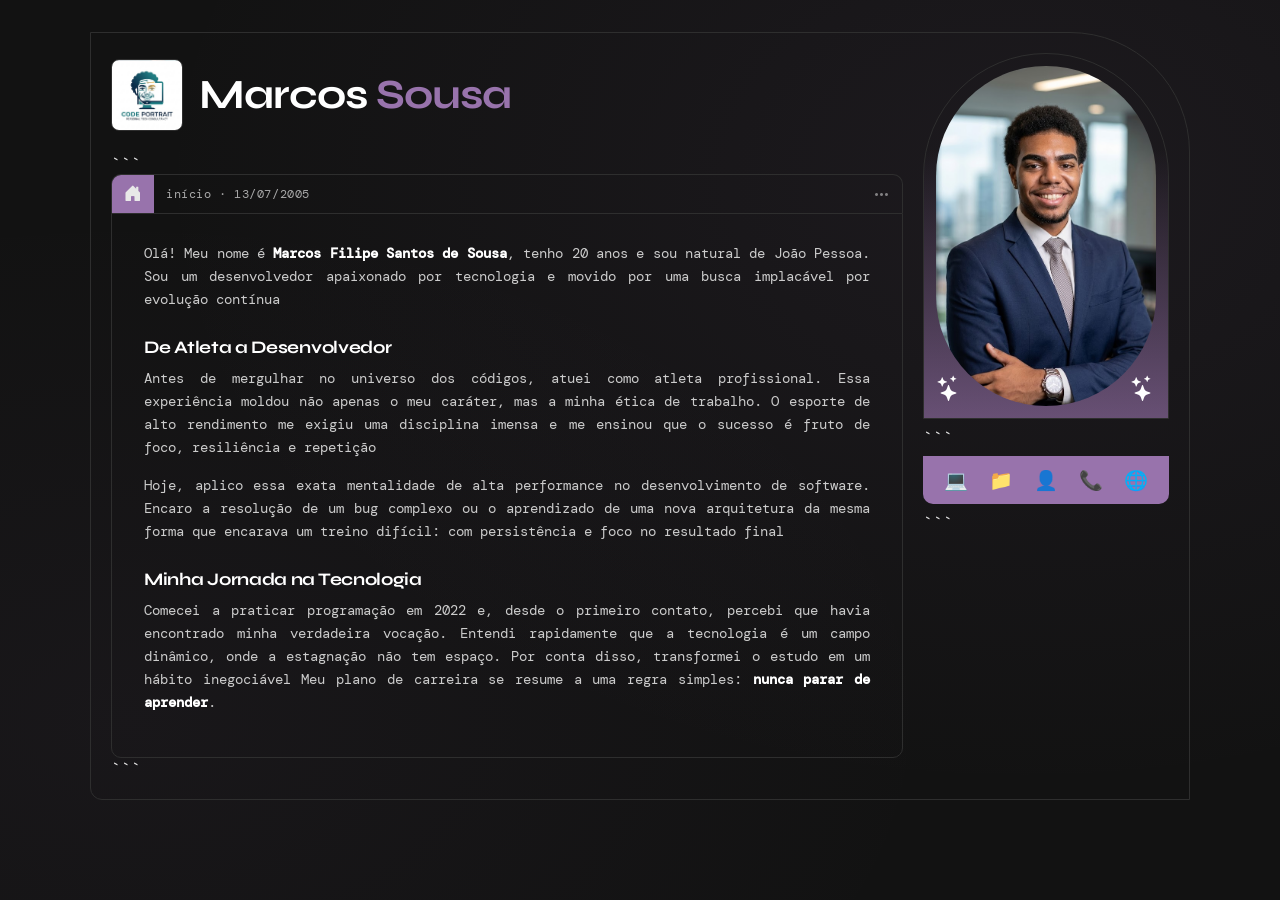
<file: index.html>
<!DOCTYPE html>

<html lang="pt-br">
<head>
  <meta charset="UTF-8">
  <meta name="viewport" content="width=device-width, initial-scale=1.0">
  <title>Marcos Sousa</title>
  <link rel="stylesheet" href="styleteste.css">
</head>
<body>

<article class="post">

  <main>
    <div class="header">
      <img src="unnamed2.jpg" alt="logo" />
      <div class="username">Marcos <span>Sousa</span></div>
    </div>

```
<div class="post-actions">
  <div class="link"><i class="bi bi-house-door-fill"></i></div>
  <div class="fecha">início · 13/07/2005</div>
  <div class="post-buttons"><i class="bi bi-three-dots"></i></div>
</div>

<div class="post-content">
  <p>
    Olá! Meu nome é <strong style="color:white">Marcos Filipe Santos de Sousa</strong>, tenho 20 anos e sou natural de João Pessoa.
    Sou um desenvolvedor apaixonado por tecnologia e movido por uma busca implacável por evolução contínua
  </p>

  <h3>De Atleta a Desenvolvedor</h3>
  <p>
    Antes de mergulhar no universo dos códigos, atuei como atleta profissional. Essa experiência moldou não apenas
    o meu caráter, mas a minha ética de trabalho. O esporte de alto rendimento me exigiu uma disciplina imensa e
    me ensinou que o sucesso é fruto de foco, resiliência e repetição
  </p>
  <p>
    Hoje, aplico essa exata mentalidade de alta performance no desenvolvimento de software. Encaro a resolução de
    um bug complexo ou o aprendizado de uma nova arquitetura da mesma forma que encarava um treino difícil:
    com persistência e foco no resultado final
  </p>

  <h3>Minha Jornada na Tecnologia</h3>
  <p>
    Comecei a praticar programação em 2022 e, desde o primeiro contato, percebi que havia encontrado minha
    verdadeira vocação. Entendi rapidamente que a tecnologia é um campo dinâmico, onde a estagnação não tem espaço.
    Por conta disso, transformei o estudo em um hábito inegociável
    Meu plano de carreira se resume a uma regra simples: <strong style="color:white">nunca parar de aprender</strong>.
  </p>
</div>
```

  </main>

  <aside>
    <div class="avatar">
      <img src="unnamed.jpg" alt="Marcos Sousa">
      <i class="bi bi-stars"></i>
      <i class="bi bi-stars"></i>
      <div class="info">Marcos Filipe Santos de Sousa</div>
    </div>

```
<div class="contact">
  <a href="index.html" title="Início">💻</a>
  <a href="projetos.html" title="Projetos">📁</a>
  <a href="sobre.html" title="Sobre">👤</a>
  <a href="contato.html" class="active" title="Contato">📞</a>
  <a href="novidade.html" title="Novidades">🌐</a>
</div>
```

  </aside>

</article>

</body>
</html>
</file>
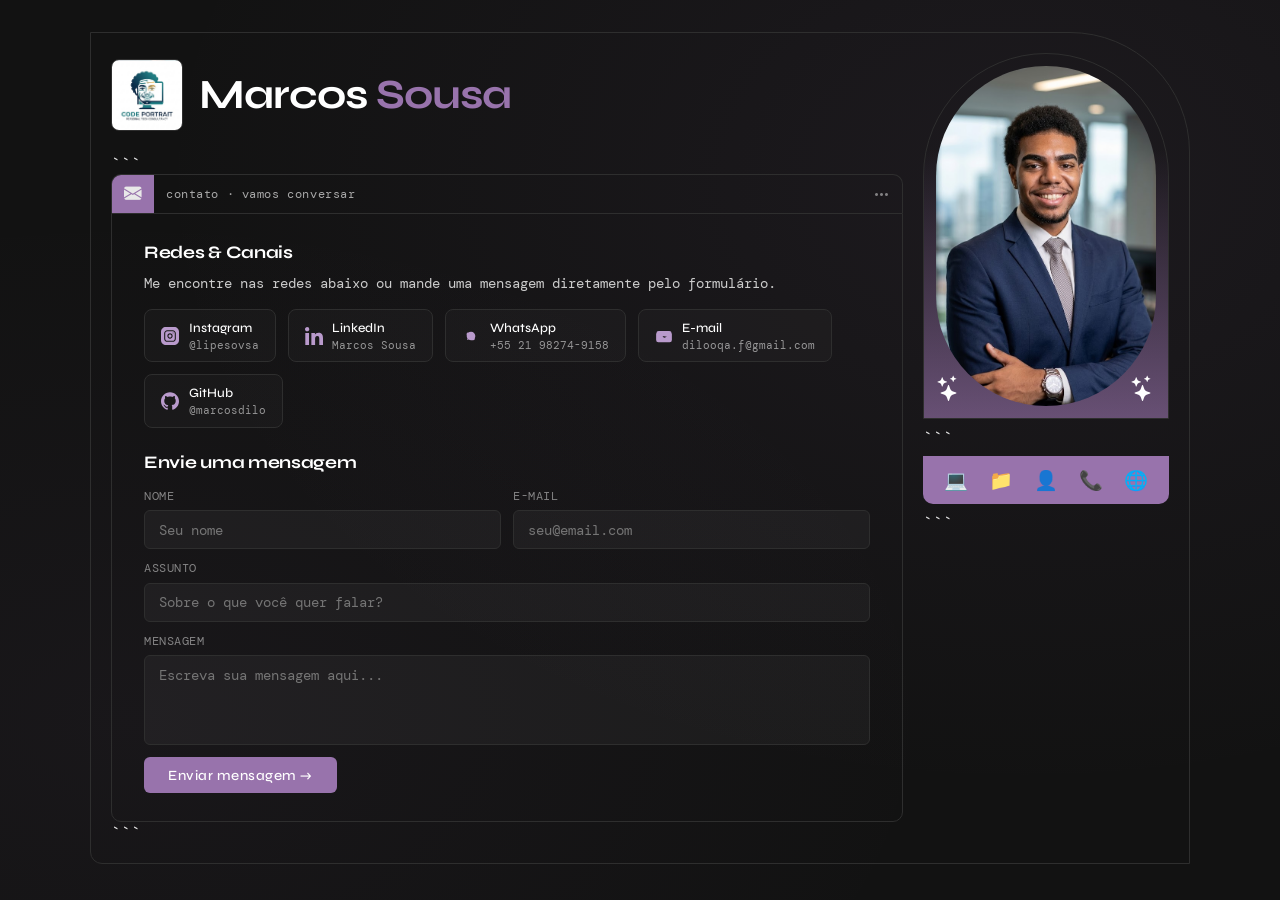
<file: contato.html>
<!DOCTYPE html>

<html lang="pt-br">
<head>
  <meta charset="UTF-8">
  <meta name="viewport" content="width=device-width, initial-scale=1.0">
  <title>Marcos Sousa — Contato</title>
  <link rel="stylesheet" href="styleteste.css">
</head>
<body>

<article class="post">

  <main>
    <div class="header">
      <img src="unnamed2.jpg" alt="logo" />
      <div class="username">Marcos <span>Sousa</span></div>
    </div>

```
<div class="post-actions">
  <div class="link"><i class="bi bi-envelope-fill"></i></div>
  <div class="fecha">contato · vamos conversar</div>
  <div class="post-buttons"><i class="bi bi-three-dots"></i></div>
</div>

<div class="post-content">

  <h3>Redes &amp; Canais</h3>
  <p>Me encontre nas redes abaixo ou mande uma mensagem diretamente pelo formulário.</p>

  <div class="card-social">

    <a class="social-item" href="https://www.instagram.com/lipesovsa/" target="_blank">
      <svg viewBox="0 0 512 512" xmlns="http://www.w3.org/2000/svg">
        <path d="M301 256c0 24.852-20.148 45-45 45s-45-20.148-45-45 20.148-45 45-45 45 20.148 45 45zm0 0"/>
        <path d="M332 120H180c-33.086 0-60 26.914-60 60v152c0 33.086 26.914 60 60 60h152c33.086 0 60-26.914 60-60V180c0-33.086-26.914-60-60-60zm-76 211c-41.355 0-75-33.645-75-75s33.645-75 75-75 75 33.645 75 75-33.645 75-75 75zm86-146c-8.285 0-15-6.715-15-15s6.715-15 15-15 15 6.715 15 15-6.715 15-15 15zm0 0"/>
        <path d="M377 0H135C60.562 0 0 60.563 0 135v242c0 74.438 60.563 135 135 135h242c74.438 0 135-60.563 135-135V135C512 60.562 451.437 0 377 0zm45 332c0 49.625-40.375 90-90 90H180c-49.625 0-90-40.375-90-90V180c0-49.625 40.375-90 90-90h152c49.625 0 90 40.375 90 90zm0 0"/>
      </svg>
      <div class="social-label">
        <strong>Instagram</strong>
        <span>@lipesovsa</span>
      </div>
    </a>

    <a class="social-item" href="https://www.linkedin.com/in/marcos-sousa-701b71306" target="_blank">
      <svg viewBox="0 0 24 24" xmlns="http://www.w3.org/2000/svg">
        <path d="M23.994 24v-.001H24v-8.802c0-4.306-.927-7.623-5.961-7.623-2.42 0-4.044 1.328-4.707 2.587h-.07V7.976H8.489v16.023h4.97v-7.934c0-2.089.396-4.109 2.983-4.109 2.549 0 2.587 2.384 2.587 4.243V24zM.396 7.977h4.976V24H.396zM2.882 0C1.291 0 0 1.291 0 2.882s1.291 2.909 2.882 2.909 2.882-1.318 2.882-2.909A2.884 2.884 0 002.882 0z"/>
      </svg>
      <div class="social-label">
        <strong>LinkedIn</strong>
        <span>Marcos Sousa</span>
      </div>
    </a>

    <a class="social-item" href="https://wa.me/5521982749158" target="_blank">
      <svg viewBox="0 0 24 24" xmlns="http://www.w3.org/2000/svg">
        <path d="M12.031 6.172c-3.181 0-5.767 2.586-5.768 5.766-.001 1.298.38 2.27 1.019 3.287l-.582 2.128 2.182-.573c.978.58 1.911.928 3.145.929 3.178 0 5.767-2.587 5.768-5.766 0-3.18-2.587-5.771-5.764-5.771zm3.392 8.244c-.144.405-.837.774-1.17.824-.299.045-.677.063-1.092-.069-.252-.08-1.557-.594-2.656-1.571-.845-.752-1.365-1.631-1.527-1.91-.163-.28-.017-.432.124-.573.125-.127.28-.329.42-.494.13-.153.177-.258.265-.431.088-.171.043-.321-.021-.453-.066-.131-.588-1.417-.806-1.944-.211-.51-.43-.442-.626-.452l-.534-.007c-.183 0-.482.069-.733.344-.251.275-.959.937-.959 2.285 0 1.347.98 2.646 1.116 2.828.137.182 1.928 2.945 4.671 4.127.652.28 1.162.448 1.559.574.655.208 1.25.179 1.721.108.524-.077 1.611-.659 1.838-1.295.227-.635.227-1.181.158-1.295-.069-.115-.253-.183-.538-.325z"/>
      </svg>
      <div class="social-label">
        <strong>WhatsApp</strong>
        <span>+55 21 98274-9158</span>
      </div>
    </a>

    <a class="social-item" href="mailto:dilooqa.f@gmail.com">
      <svg xmlns="http://www.w3.org/2000/svg" viewBox="0 0 24 24">
        <path d="M1.5 8.67v8.58a3 3 0 0 0 3 3h15a3 3 0 0 0 3-3V8.67l-8.928 5.493a1.75 1.75 0 0 1-1.644 0L1.5 8.67ZM16.326 12.614 22.1 9.066V8.25a3 3 0 0 0-3-3H4.9a3 3 0 0 0-3 3v.816l5.774 3.548a3.25 3.25 0 0 0 3.052 0l1.174-.722.56.344.866.533Z"/>
      </svg>
      <div class="social-label">
        <strong>E-mail</strong>
        <span>dilooqa.f@gmail.com</span>
      </div>
    </a>

    <a class="social-item" href="https://github.com/marcosdilo" target="_blank">
      <svg viewBox="0 0 24 24" xmlns="http://www.w3.org/2000/svg">
        <path d="M12 .297c-6.63 0-12 5.373-12 12 0 5.303 3.438 9.8 8.205 11.385.6.113.82-.258.82-.577 0-.285-.01-1.04-.015-2.04-3.338.724-4.042-1.61-4.042-1.61C4.422 18.07 3.633 17.7 3.633 17.7c-1.087-.744.084-.729.084-.729 1.205.084 1.838 1.236 1.838 1.236 1.07 1.835 2.809 1.305 3.495.998.108-.776.417-1.305.76-1.605-2.665-.3-5.466-1.332-5.466-5.93 0-1.31.465-2.38 1.235-3.22-.135-.303-.54-1.523.105-3.176 0 0 1.005-.322 3.3 1.23.96-.267 1.98-.399 3-.405 1.02.006 2.04.138 3 .405 2.28-1.552 3.285-1.23 3.285-1.23.645 1.653.24 2.873.12 3.176.765.84 1.23 1.91 1.23 3.22 0 4.61-2.805 5.625-5.475 5.92.42.36.81 1.096.81 2.22 0 1.606-.015 2.896-.015 3.286 0 .315.21.69.825.57C20.565 22.092 24 17.592 24 12.297c0-6.627-5.373-12-12-12"/>
      </svg>
      <div class="social-label">
        <strong>GitHub</strong>
        <span>@marcosdilo</span>
      </div>
    </a>

  </div>

<form class="contact-form" action="https://formspree.io/f/mojkogea" method="POST">
  <h3>Envie uma mensagem</h3>

  <div class="form-row">
    <div class="form-group">
      <label>Nome</label>
      <input type="text" name="nome" placeholder="Seu nome" required>
    </div>

    <div class="form-group">
      <label>E-mail</label>
      <input type="email" name="email" placeholder="seu@email.com" required>
    </div>
  </div>

  <div class="form-group">
    <label>Assunto</label>
    <input type="text" name="assunto" placeholder="Sobre o que você quer falar?">
  </div>

  <div class="form-group">
    <label>Mensagem</label>
    <textarea name="mensagem" placeholder="Escreva sua mensagem aqui..." required></textarea>
  </div>

  <input type="hidden" name="_subject" value="Nova mensagem do site!">

  <button class="btn-send" type="submit">
    Enviar mensagem →
  </button>
</form>
  </div>

</div>
```

  </main>

  <aside>
    <div class="avatar">
      <img src="unnamed.jpg" alt="Marcos Sousa">
      <i class="bi bi-stars"></i>
      <i class="bi bi-stars"></i>
      <div class="info">Vamos conversar! 📬</div>
    </div>

```
<div class="contact">
  <a href="index.html" title="Início">💻</a>
  <a href="projetos.html" title="Projetos">📁</a>
  <a href="sobre.html" title="Sobre">👤</a>
  <a href="contato.html"  title="Contato">📞</a>
  <a href="novidade.html" title="Novidades">🌐</a>
</div>
```

  </aside>

</article>

</body>
</html>
</file>
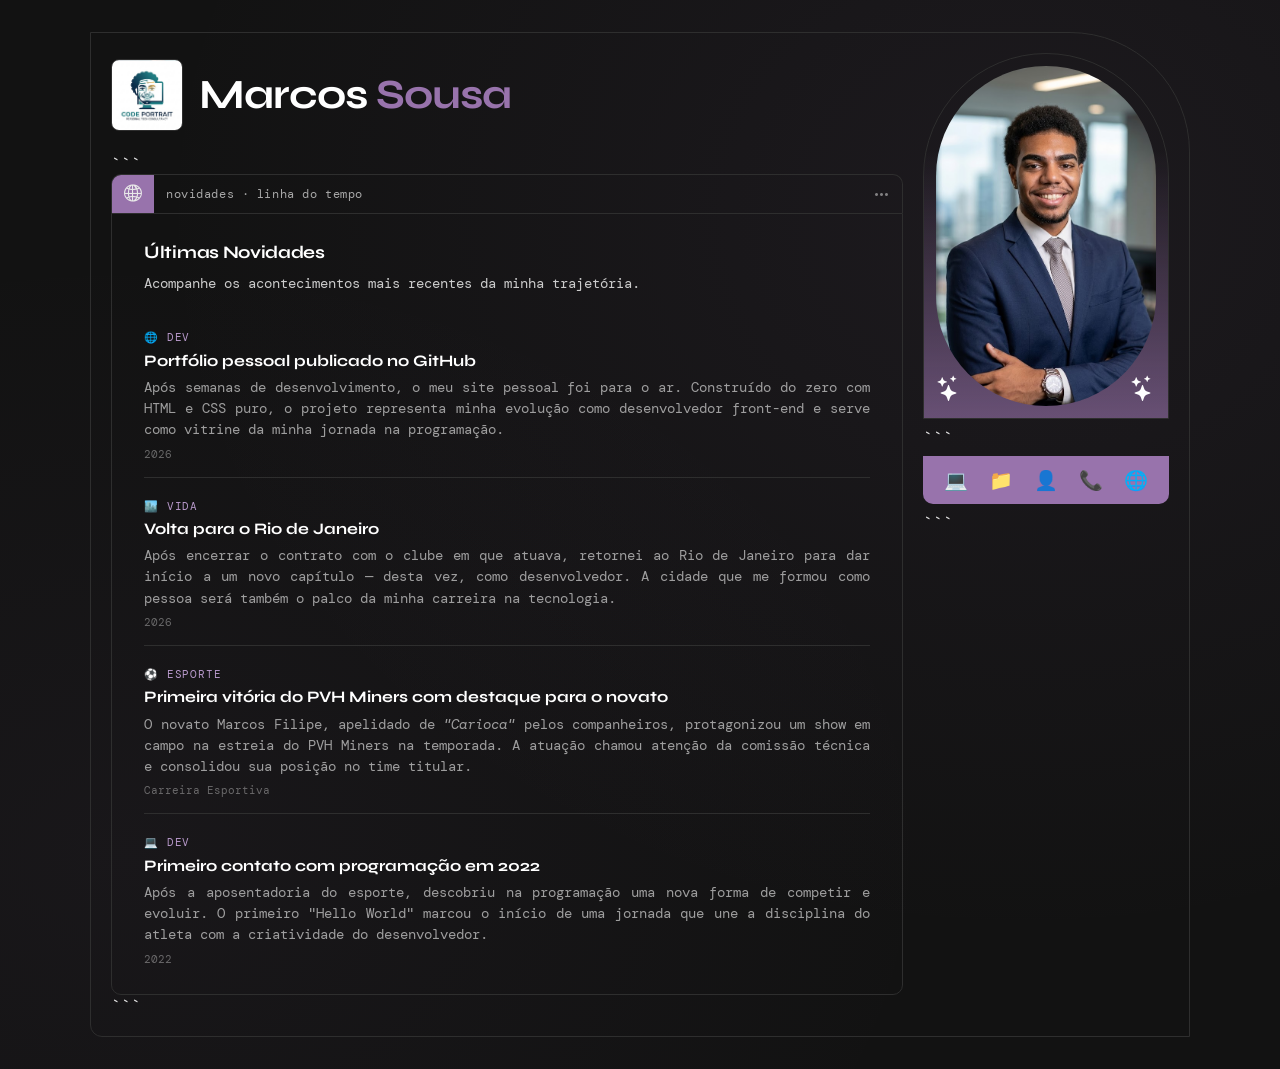
<file: novidade.html>
<!DOCTYPE html>

<html lang="pt-br">
<head>
  <meta charset="UTF-8">
  <meta name="viewport" content="width=device-width, initial-scale=1.0">
  <title>Marcos Sousa — Novidades</title>
  <link rel="stylesheet" href="styleteste.css">
</head>
<body>

<article class="post">

  <main>
    <div class="header">
      <img src="unnamed2.jpg" alt="logo" />
      <div class="username">Marcos <span>Sousa</span></div>
    </div>

```
<div class="post-actions">
  <div class="link"><i class="bi bi-globe2"></i></div>
  <div class="fecha">novidades · linha do tempo</div>
  <div class="post-buttons"><i class="bi bi-three-dots"></i></div>
</div>

<div class="post-content">

  <h3>Últimas Novidades</h3>
  <p>Acompanhe os acontecimentos mais recentes da minha trajetória.</p>

  <div class="noticia">
    <span class="noticia-tag">🌐 Dev</span>
    <h4>Portfólio pessoal publicado no GitHub</h4>
    <p>
      Após semanas de desenvolvimento, o meu site pessoal foi para o ar.
      Construído do zero com HTML e CSS puro, o projeto representa minha evolução como
      desenvolvedor front-end e serve como vitrine da minha jornada na programação.
    </p>
    <div class="noticia-date">2026</div>
  </div>

  <div class="noticia">
    <span class="noticia-tag">🏙️ Vida</span>
    <h4>Volta para o Rio de Janeiro</h4>
    <p>
      Após encerrar o contrato com o clube em que atuava, retornei ao Rio de Janeiro para
      dar início a um novo capítulo — desta vez, como desenvolvedor. A cidade que me formou
      como pessoa será também o palco da minha carreira na tecnologia.
    </p>
    <div class="noticia-date">2026</div>
  </div>

  <div class="noticia">
    <span class="noticia-tag">⚽ Esporte</span>
    <h4>Primeira vitória do PVH Miners com destaque para o novato</h4>
    <p>
      O novato Marcos Filipe, apelidado de <em>"Carioca"</em> pelos companheiros, protagonizou
      um show em campo na estreia do PVH Miners na temporada. A atuação chamou atenção da
      comissão técnica e consolidou sua posição no time titular.
    </p>
    <div class="noticia-date">Carreira Esportiva</div>
  </div>

  <div class="noticia">
    <span class="noticia-tag">💻 Dev</span>
    <h4>Primeiro contato com programação em 2022</h4>
    <p>
      Após a aposentadoria do esporte, descobriu na programação uma nova forma de competir
      e evoluir. O primeiro "Hello World" marcou o início de uma jornada que une a disciplina
      do atleta com a criatividade do desenvolvedor.
    </p>
    <div class="noticia-date">2022</div>
  </div>

</div>
```

  </main>

  <aside>
    <div class="avatar">
      <img src="unnamed.jpg" alt="Marcos Sousa">
      <i class="bi bi-stars"></i>
      <i class="bi bi-stars"></i>
      <div class="info">Sempre em movimento 🔥</div>
    </div>

```
<div class="contact">
    <a href="index.html" title="Início">💻</a>
  <a href="projetos.html" title="Projetos">📁</a>
  <a href="sobre.html" title="Sobre">👤</a>
  <a href="contato.html" class="active" title="Contato">📞</a>
  <a href="novidade.html" title="Novidades">🌐</a>
</div>
```

  </aside>

</article>

</body>
</html>
</file>
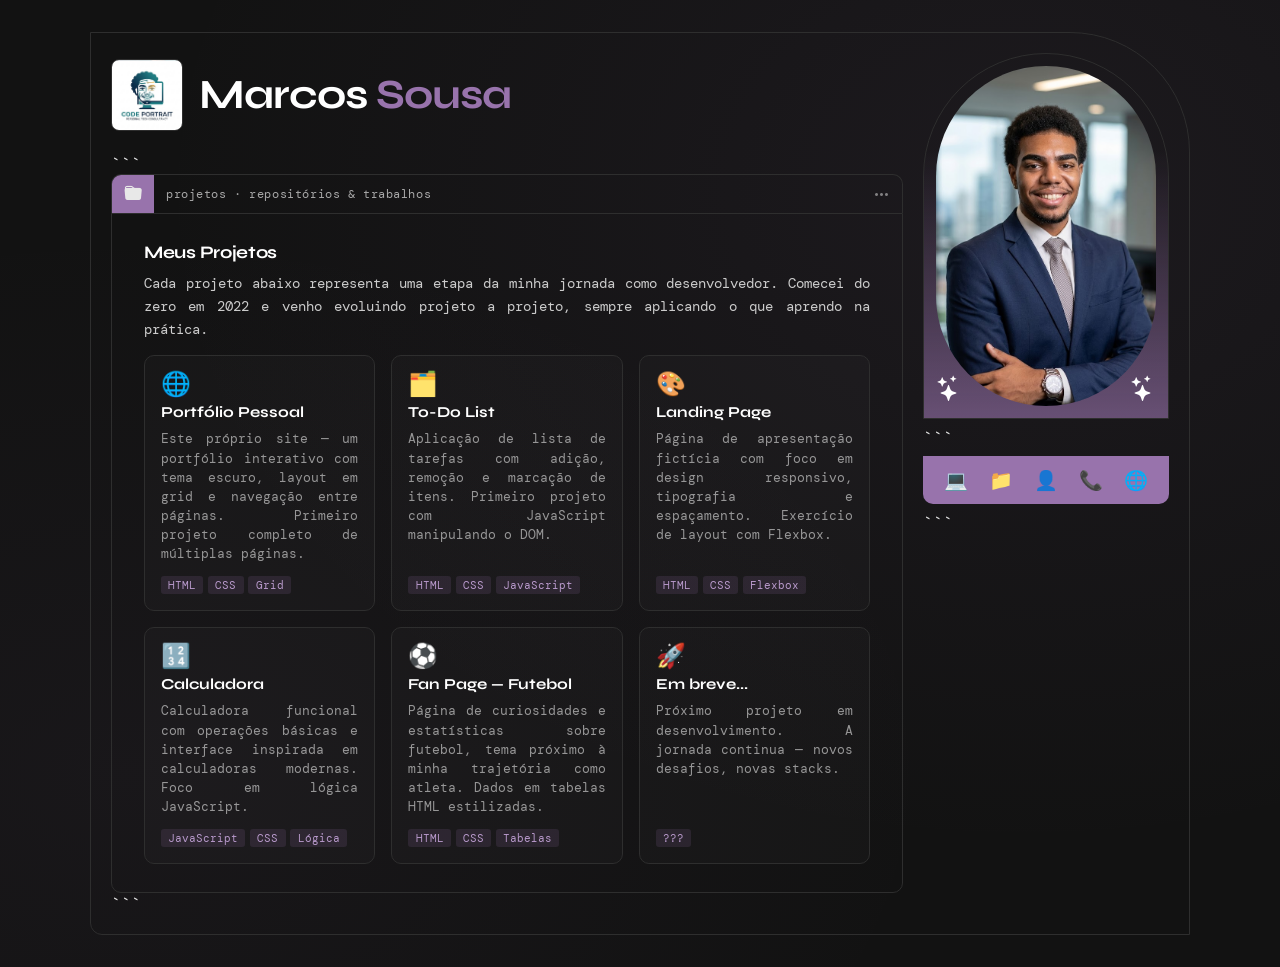
<file: projetos.html>
<!DOCTYPE html>

<html lang="pt-br">
<head>
  <meta charset="UTF-8">
  <meta name="viewport" content="width=device-width, initial-scale=1.0">
  <title>Marcos Sousa — Projetos</title>
  <link rel="stylesheet" href="styleteste.css">
</head>
<body>

<article class="post">

  <main>
    <div class="header">
      <img src="unnamed2.jpg" alt="logo" />
      <div class="username">Marcos <span>Sousa</span></div>
    </div>

```
<div class="post-actions">
  <div class="link"><i class="bi bi-folder-fill"></i></div>
  <div class="fecha">projetos · repositórios &amp; trabalhos</div>
  <div class="post-buttons"><i class="bi bi-three-dots"></i></div>
</div>

<div class="post-content">

  <h3>Meus Projetos</h3>
  <p>
    Cada projeto abaixo representa uma etapa da minha jornada como desenvolvedor.
    Comecei do zero em 2022 e venho evoluindo projeto a projeto, sempre aplicando o que aprendo na prática.
  </p>

  <div class="projects-grid">

    <div class="project-card">
      <div class="proj-icon">🌐</div>
      <div class="proj-title">Portfólio Pessoal</div>
      <div class="proj-desc">
        Este próprio site — um portfólio interativo com tema escuro, layout em grid e navegação entre páginas.
        Primeiro projeto completo de múltiplas páginas.
      </div>
      <div class="proj-tags">
        <span class="proj-tag">HTML</span>
        <span class="proj-tag">CSS</span>
        <span class="proj-tag">Grid</span>
      </div>
    </div>

    <div class="project-card">
      <div class="proj-icon">🗂️</div>
      <div class="proj-title">To-Do List</div>
      <div class="proj-desc">
        Aplicação de lista de tarefas com adição, remoção e marcação de itens. Primeiro projeto com JavaScript
        manipulando o DOM.
      </div>
      <div class="proj-tags">
        <span class="proj-tag">HTML</span>
        <span class="proj-tag">CSS</span>
        <span class="proj-tag">JavaScript</span>
      </div>
    </div>

    <div class="project-card">
      <div class="proj-icon">🎨</div>
      <div class="proj-title">Landing Page</div>
      <div class="proj-desc">
        Página de apresentação fictícia com foco em design responsivo, tipografia e espaçamento. Exercício
        de layout com Flexbox.
      </div>
      <div class="proj-tags">
        <span class="proj-tag">HTML</span>
        <span class="proj-tag">CSS</span>
        <span class="proj-tag">Flexbox</span>
      </div>
    </div>

    <div class="project-card">
      <div class="proj-icon">🔢</div>
      <div class="proj-title">Calculadora</div>
      <div class="proj-desc">
        Calculadora funcional com operações básicas e interface inspirada em calculadoras modernas.
        Foco em lógica JavaScript.
      </div>
      <div class="proj-tags">
        <span class="proj-tag">JavaScript</span>
        <span class="proj-tag">CSS</span>
        <span class="proj-tag">Lógica</span>
      </div>
    </div>

    <div class="project-card">
      <div class="proj-icon">⚽</div>
      <div class="proj-title">Fan Page — Futebol</div>
      <div class="proj-desc">
        Página de curiosidades e estatísticas sobre futebol, tema próximo à minha trajetória como atleta.
        Dados em tabelas HTML estilizadas.
      </div>
      <div class="proj-tags">
        <span class="proj-tag">HTML</span>
        <span class="proj-tag">CSS</span>
        <span class="proj-tag">Tabelas</span>
      </div>
    </div>

    <div class="project-card">
      <div class="proj-icon">🚀</div>
      <div class="proj-title">Em breve...</div>
      <div class="proj-desc">
        Próximo projeto em desenvolvimento. A jornada continua — novos desafios, novas stacks.
      </div>
      <div class="proj-tags">
        <span class="proj-tag">???</span>
      </div>
    </div>

  </div>

</div>
```

  </main>

  <aside>
    <div class="avatar">
      <img src="unnamed.jpg" alt="Marcos Sousa">
      <i class="bi bi-stars"></i>
      <i class="bi bi-stars"></i>
      <div class="info">6 projetos e crescendo 💪</div>
    </div>

```
<div class="contact">
    <a href="index.html" title="Início">💻</a>
  <a href="projetos.html" title="Projetos">📁</a>
  <a href="sobre.html" title="Sobre">👤</a>
  <a href="contato.html" class="active" title="Contato">📞</a>
  <a href="novidade.html" title="Novidades">🌐</a>
</div>
```

  </aside>

</article>

</body>
</html>
</file>
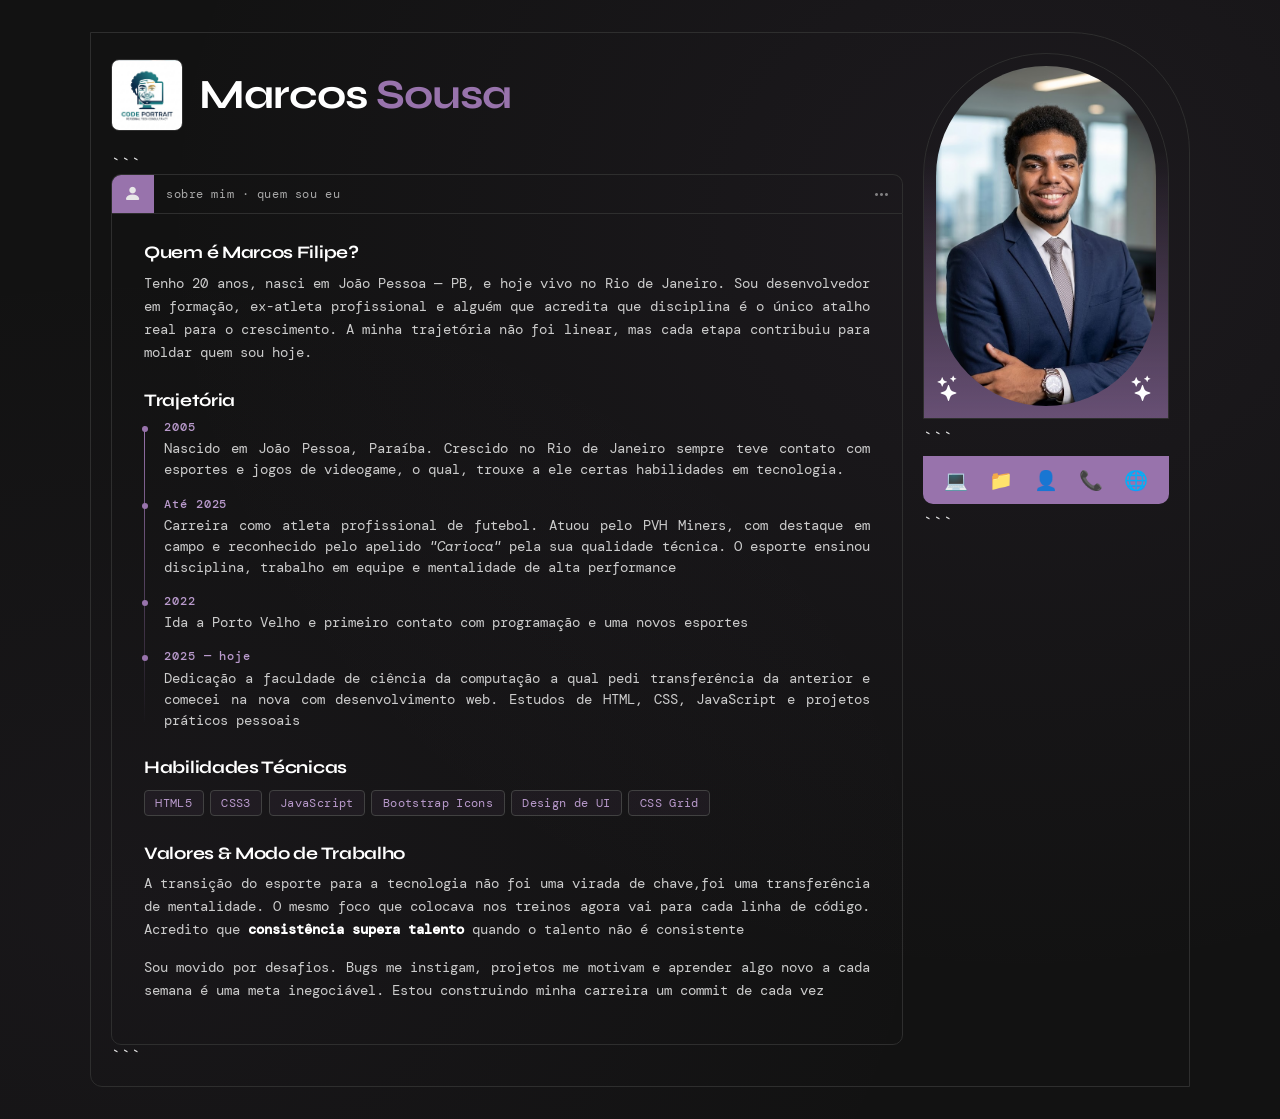
<file: sobre.html>
<!DOCTYPE html>

<html lang="pt-br">
<head>
  <meta charset="UTF-8">
  <meta name="viewport" content="width=device-width, initial-scale=1.0">
  <title>Marcos Sousa — Sobre</title>
<link rel="stylesheet" href="styleteste.css">
</head>
<body>

<article class="post">

  <main>
    <div class="header">
    <img src="unnamed2.jpg" />
      <div class="username">Marcos <span>Sousa</span></div>
    </div>

```
<div class="post-actions">
  <div class="link"><i class="bi bi-person-fill"></i></div>
  <div class="fecha">sobre mim · quem sou eu</div>
  <div class="post-buttons"><i class="bi bi-three-dots"></i></div>
</div>

<div class="post-content">

  <h3>Quem é Marcos Filipe?</h3>
  <p>
    Tenho 20 anos, nasci em João Pessoa — PB, e hoje vivo no Rio de Janeiro. Sou desenvolvedor em formação,
    ex-atleta profissional e alguém que acredita que disciplina é o único atalho real para o crescimento.
    A minha trajetória não foi linear, mas cada etapa contribuiu para moldar quem sou hoje.
  </p>

  <h3>Trajetória</h3>
  <div class="timeline">
    <div class="timeline-item">
      <div class="year">2005</div>
      <p>Nascido em João Pessoa, Paraíba. Crescido no Rio de Janeiro sempre teve contato com esportes e jogos de videogame, o qual, trouxe a ele certas habilidades em tecnologia.</p>
    </div>
    <div class="timeline-item">
      <div class="year">Até 2025</div>
      <p>
        Carreira como atleta profissional de futebol. Atuou pelo PVH Miners, com destaque em campo
        e reconhecido pelo apelido <em>"Carioca"</em> pela sua qualidade técnica. O esporte ensinou disciplina,
        trabalho em equipe e mentalidade de alta performance
      </p>
    </div>
    <div class="timeline-item">
      <div class="year">2022</div>
      <p>
        Ida a Porto Velho e primeiro contato com programação e uma novos esportes
      </p>
    </div>
    <div class="timeline-item">
      <div class="year">2025 — hoje</div>
      <p>
        Dedicação a faculdade de ciência da computação a qual pedi transferência da anterior e comecei na nova com desenvolvimento web. Estudos de HTML, CSS, JavaScript e projetos práticos pessoais
      
      </p>
    </div>
  </div>

  <h3>Habilidades Técnicas</h3>
  <div class="skills-grid">
    <span class="skill-tag">HTML5</span>
    <span class="skill-tag">CSS3</span>
    <span class="skill-tag">JavaScript</span>
    <span class="skill-tag">Bootstrap Icons</span>
    <span class="skill-tag">Design de UI</span>
    <span class="skill-tag">CSS Grid </span>
  </div>

  <h3>Valores &amp; Modo de Trabalho</h3>
  <p>
    A transição do esporte para a tecnologia não foi uma virada de chave,foi uma transferência de mentalidade.
    O mesmo foco que colocava nos treinos agora vai para cada linha de código. Acredito que <strong style="color:white">consistência
    supera talento</strong> quando o talento não é consistente
  </p>
  <p>
    Sou movido por desafios. Bugs me instigam, projetos me motivam e aprender algo novo a cada semana é
    uma meta inegociável. Estou construindo minha carreira um commit de cada vez
  </p>

</div>
```

  </main>

  <aside>
    <div class="avatar">
      <img src="unnamed.jpg" alt="Marcos Sousa">
      <i class="bi bi-stars"></i>
      <i class="bi bi-stars"></i>
      <div class="info">Atleta → Dev 🚀</div>
    </div>

```
<div class="contact">
   <a href="index.html" title="Início">💻</a>
  <a href="projetos.html" title="Projetos">📁</a>
  <a href="sobre.html" title="Sobre">👤</a>
  <a href="contato.html" class="active" title="Contato">📞</a>
  <a href="novidade.html" title="Novidades">🌐</a>
</div>
```

  </aside>

</article>

</body>
</html>
</file>
<file: styleteste.css>
@import url('https://fonts.googleapis.com/css2?family=Syne:wght@400;700;800&family=DM+Mono:ital,wght@0,400;0,500;1,400&display=swap');
@import url('https://cdn.jsdelivr.net/npm/bootstrap-icons@1.11.3/font/bootstrap-icons.min.css');

*, *::before, *::after {
  box-sizing: border-box;
}

:root {
  --acento: #9873AC;
  --acento-light: #b99acc;
  --grey: color-mix(in srgb, #121212, white 12%);
  --grey-light: color-mix(in srgb, #121212, white 20%);
  --bg: #121212;
  --text: #e8e8e8;
  --f-deco: 'Syne', sans-serif;
  --f-mono: 'DM Mono', monospace;
}

a, a:visited, a:hover {
  color: inherit;
  text-decoration: none;
}

body {
  margin: 0;
  padding: 2rem 1rem;
  display: flex;
  justify-content: center;
  align-items: flex-start;
  min-height: 100vh;
  background: var(--bg);
  background-image:
    radial-gradient(ellipse at 80% 20%, rgba(152, 115, 172, 0.08) 0%, transparent 60%),
    radial-gradient(ellipse at 10% 80%, rgba(152, 115, 172, 0.05) 0%, transparent 50%);
  color: var(--text);
  font: 1rem var(--f-mono);
}


.post {
  width: min(90vw, 1100px);
  height: max-content;
  margin: 0 auto;
  display: grid;
  grid-template-columns: 1fr max-content;
  gap: 1.25rem;
  border: 1px solid var(--grey);
  border-radius: 0 120px 0 12px;
  padding: 1.25rem;
  animation: fadeIn .5s ease both;
}

@keyframes fadeIn {
  from { opacity: 0; transform: translateY(16px); }
  to   { opacity: 1; transform: translateY(0); }
}


main {
  display: flex;
  flex-direction: column;
  min-width: 0;
}

.header {
  width: 100%;
  display: flex;
  align-items: center;
  gap: 1rem;
  height: 100px;
  padding: 0 1rem 1rem 0;
}

.header img {
  object-fit: cover;
  aspect-ratio: 1 / 1;
  height: 72px;
  border-radius: 8px;
  border: 1px solid var(--grey);
}

.username {
  font: 700 2.6rem var(--f-deco);
  color: white;
  letter-spacing: -1px;
  line-height: 1;
}

.username span {
  color: var(--acento);
}


.post-actions {
  width: 100%;
  display: flex;
  align-items: center;
  gap: .75rem;
  border: 1px solid var(--grey);
  border-bottom: 0;
  border-radius: 10px 10px 0 0;
  overflow: clip;
}

.post-actions .link {
  padding: .5rem .75rem;
  background: var(--acento);
  display: flex;
  align-items: center;
  font-size: 1.1rem;
}

.post-actions .fecha {
  flex-grow: 1;
  font: .72rem var(--f-mono);
  opacity: .7;
  letter-spacing: .05em;
}

.post-actions .post-buttons {
  padding: 0 .75rem;
  font-size: 1rem;
  opacity: .5;
}


.post-content {
  border: 1px solid var(--grey);
  text-align: justify;
  line-height: 160%;
  padding: 1.75rem 2rem;
  flex: 1;
  border-radius: 0 0 10px 10px;
  font-size: .9rem;
  color: #ccc;
}

.post-content p {
  margin: 0 0 1em;
}

.post-content h3 {
  font: 700 1.1rem var(--f-deco);
  color: white;
  margin: 1.5em 0 .5em;
  letter-spacing: -.3px;
}

.post-content h3:first-child {
  margin-top: 0;
}


aside {
  display: grid;
  justify-content: center;
  align-content: start;
  gap: .5rem;
}


.avatar {
  --avw: 220px;
  --avh: 340px;
  overflow: clip;
  width: max-content;
  height: max-content;
  border-radius: 200px 200px 0 0;
  border: 1px solid var(--grey);
  padding: .75rem;
  position: relative;
  transition: all .5s ease-in-out;
}

.avatar::before {
  content: "";
  width: 100%;
  height: 170%;
  position: absolute;
  top: -25%;
  left: 0;
  background: linear-gradient(transparent 30%, var(--acento));
  border-radius: 200px 200px 0 0;
  transition: all .5s ease-in-out;
}

.avatar img {
  transition: all .5s ease-in-out;
  position: relative;
  object-fit: cover;
  width: var(--avw);
  height: var(--avh);
  border-radius: 200px;
  display: block;
}

.avatar .info {
  transition: all .8s ease-in-out;
  position: absolute;
  color: white;
  top: 0;
  width: var(--avw);
  height: var(--avh);
  display: flex;
  justify-content: center;
  align-items: center;
  filter: blur(10px);
  opacity: 0;
  font: 700 1rem var(--f-deco);
  text-align: center;
  padding: 1rem;
}

.avatar .bi-stars {
  transition: all .5s ease-in-out;
  position: absolute;
  font-size: 1.6rem;
  color: white;
  opacity: 1;
  z-index: 2;
}

.avatar .bi-stars:first-of-type {
  bottom: .75rem;
  right: .75rem;
}

.avatar .bi-stars:last-of-type {
  bottom: .75rem;
  left: .75rem;
}

.avatar:hover::before {
  top: -60%;
}

.avatar:hover img {
  border-radius: 200px 200px 0 0;
  filter: brightness(15%);
}

.avatar:hover .info {
  opacity: 1;
  filter: blur(0);
}

.avatar:hover .bi-stars {
  opacity: 0;
}



.contact {
  width: 100%;
  background: var(--acento);
  padding: .5rem .75rem;
  color: white;
  display: flex;
  justify-content: space-around;
  border-radius: 0 0 10px 10px;
  gap: .25rem;
}

.contact a {
  transition: all .3s ease-in-out;
  font-size: 1.2rem;
  display: flex;
  align-items: center;
  justify-content: center;
  width: 32px;
  height: 32px;
  border-radius: 6px;
}

.contact a:hover {
  transform: scale(1.25);
  background: rgba(255,255,255,.15);
}

.contact a:active {
  transform: scale(0.9);
  background: rgba(255,255,255,0.3);
}


.card-social {
  display: flex;
  flex-wrap: wrap;
  gap: .75rem;
  margin-bottom: 1.5rem;
}

.social-item {
  display: flex;
  align-items: center;
  gap: .6rem;
  padding: .6rem 1rem;
  border: 1px solid var(--grey);
  border-radius: 8px;
  font-size: .85rem;
  transition: all .3s ease;
  background: rgba(255,255,255,.02);
  text-decoration: none;
  color: var(--text);
}

.social-item:hover {
  border-color: var(--acento);
  background: rgba(152,115,172,.1);
  transform: translateY(-2px);
}

.social-item svg {
  fill: var(--acento-light);
  width: 18px;
  height: 18px;
  flex-shrink: 0;
}

.social-item .social-label {
  display: flex;
  flex-direction: column;
  gap: 2px;
}

.social-item .social-label strong {
  font: 500 .8rem var(--f-deco);
  color: white;
}

.social-item .social-label span {
  font: .7rem var(--f-mono);
  opacity: .6;
}

.contact-form {
  display: flex;
  flex-direction: column;
  gap: .75rem;
  margin-top: 1.5rem;
}

.contact-form h3 {
  font: 700 1.1rem var(--f-deco);
  color: white;
  margin: 0 0 .25rem;
}

.form-row {
  display: grid;
  grid-template-columns: 1fr 1fr;
  gap: .75rem;
}

.form-group {
  display: flex;
  flex-direction: column;
  gap: .4rem;
}

.form-group label {
  font: .72rem var(--f-mono);
  opacity: .6;
  letter-spacing: .05em;
  text-transform: uppercase;
}

.form-group input,
.form-group textarea {
  background: rgba(255,255,255,.04);
  border: 1px solid var(--grey);
  border-radius: 6px;
  padding: .6rem .85rem;
  color: white;
  font: .88rem var(--f-mono);
  outline: none;
  transition: border-color .3s;
  resize: none;
}

.form-group input:focus,
.form-group textarea:focus {
  border-color: var(--acento);
}

.form-group textarea {
  height: 90px;
}

.btn-send {
  align-self: flex-start;
  background: var(--acento);
  color: white;
  border: none;
  padding: .6rem 1.5rem;
  border-radius: 6px;
  font: 500 .88rem var(--f-deco);
  cursor: pointer;
  letter-spacing: .5px;
  transition: all .3s ease;
}

.btn-send:hover {
  background: var(--acento-light);
  transform: translateY(-1px);
}



.skills-grid {
  display: flex;
  flex-wrap: wrap;
  gap: .4rem;
  margin: .75rem 0 1.25rem;
}

.skill-tag {
  font: .75rem var(--f-mono);
  padding: .25rem .65rem;
  border: 1px solid var(--grey-light);
  border-radius: 4px;
  color: var(--acento-light);
  background: rgba(152,115,172,.07);
  letter-spacing: .03em;
}

.timeline {
  position: relative;
  padding-left: 1.25rem;
  margin: .5rem 0 1.25rem;
}

.timeline::before {
  content: "";
  position: absolute;
  left: 0;
  top: 6px;
  bottom: 6px;
  width: 1px;
  background: linear-gradient(var(--acento), transparent);
}

.timeline-item {
  position: relative;
  margin-bottom: 1rem;
}

.timeline-item::before {
  content: "";
  position: absolute;
  left: -1.4rem;
  top: 6px;
  width: 6px;
  height: 6px;
  border-radius: 50%;
  background: var(--acento);
}

.timeline-item .year {
  font: 500 .72rem var(--f-mono);
  color: var(--acento-light);
  letter-spacing: .08em;
  margin-bottom: .2rem;
}

.timeline-item p {
  margin: 0;
  font-size: .88rem;
  line-height: 150%;
}



.projects-grid {
  display: grid;
  grid-template-columns: repeat(auto-fill, minmax(220px, 1fr));
  gap: 1rem;
  margin-top: .5rem;
}

.project-card {
  border: 1px solid var(--grey);
  border-radius: 10px;
  padding: 1rem;
  background: rgba(255,255,255,.02);
  display: flex;
  flex-direction: column;
  gap: .5rem;
  transition: all .3s ease;
}

.project-card:hover {
  border-color: var(--acento);
  background: rgba(152,115,172,.06);
  transform: translateY(-3px);
}

.project-card .proj-icon {
  font-size: 1.5rem;
}

.project-card .proj-title {
  font: 700 .95rem var(--f-deco);
  color: white;
}

.project-card .proj-desc {
  font-size: .8rem;
  line-height: 150%;
  opacity: .7;
  flex: 1;
}

.project-card .proj-tags {
  display: flex;
  flex-wrap: wrap;
  gap: .3rem;
  margin-top: .25rem;
}

.project-card .proj-tag {
  font: .68rem var(--f-mono);
  padding: .15rem .45rem;
  border-radius: 3px;
  background: rgba(152,115,172,.15);
  color: var(--acento-light);
}



.noticia {
  border-bottom: 1px solid var(--grey);
  padding: 1rem 0;
  transition: background .3s;
}

.noticia:last-child {
  border-bottom: 0;
  padding-bottom: 0;
}

.noticia .noticia-tag {
  display: inline-block;
  font: .68rem var(--f-mono);
  text-transform: uppercase;
  letter-spacing: .08em;
  color: var(--acento-light);
  margin-bottom: .4rem;
}

.noticia h4 {
  font: 700 1rem var(--f-deco);
  color: white;
  margin: 0 0 .35rem;
  line-height: 1.3;
}

.noticia p {
  font-size: .85rem;
  line-height: 155%;
  opacity: .75;
  margin: 0;
}

.noticia .noticia-date {
  font: .7rem var(--f-mono);
  opacity: .45;
  margin-top: .4rem;
}


@media (max-width: 700px) {
  .post {
    grid-template-columns: 1fr;
    border-radius: 12px;
  }

  aside {
    order: -1;
    grid-template-columns: auto 1fr;
    align-items: start;
  }

  .avatar {
    --avw: 100px;
    --avh: 150px;
  }

  .form-row {
    grid-template-columns: 1fr;
  }

  .projects-grid {
    grid-template-columns: 1fr;
  }

.contact a.active {
  opacity: 1;
  filter: drop-shadow(0 0 4px rgba(255,255,255,0.5));
}
</file>
